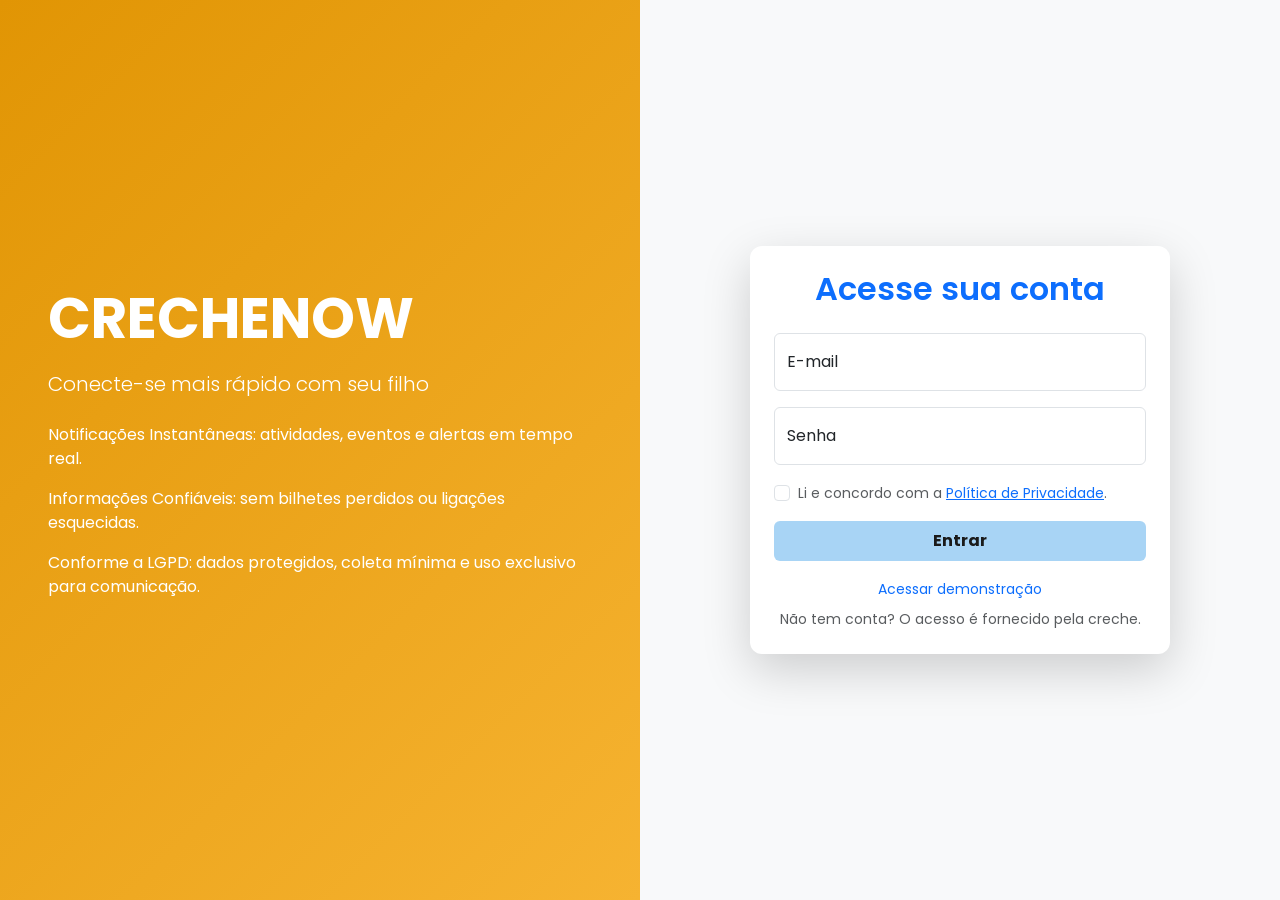
<file: index.html>
<!DOCTYPE html>
<html lang="pt-BR">
<head>
  <meta charset="UTF-8">
  <meta name="viewport" content="width=device-width, initial-scale=1.0">
  <title>CrecheNow - Login</title>
  <meta name="theme-color" content="#2a66b4">
  <meta name="description" content="Agenda eletrônica segura para comunicação entre creches e responsáveis.">
  <link rel="manifest" href="manifest.json">
  <link href="https://cdn.jsdelivr.net/npm/bootstrap@5.3.2/dist/css/bootstrap.min.css" rel="stylesheet">
  <link rel="stylesheet" href="assets/css/main.css">
  <link rel="stylesheet" href="assets/css/components.css">
  <link rel="icon" href="assets/img/favicon.ico" type="image/x-icon">
</head>
<body class="bg-light" data-role="guest">
  <div class="container-fluid p-0">
    <div class="row g-0 min-vh-100">
      <div class="col-lg-6 d-none d-lg-flex flex-column justify-content-center px-5 text-white position-relative" style="background: linear-gradient(135deg, #e19504, #f6b331);">
        <div class="position-relative z-1">
          <h1 class="display-4 fw-bold mb-3">CRECHENOW</h1>
          <p class="lead mb-4">Conecte-se mais rápido com seu filho</p>
          <ul class="list-unstyled mt-4">
            <li class="mb-3">Notificações Instantâneas: atividades, eventos e alertas em tempo real.</li>
            <li class="mb-3">Informações Confiáveis: sem bilhetes perdidos ou ligações esquecidas.</li>
            <li>Conforme a LGPD: dados protegidos, coleta mínima e uso exclusivo para comunicação.</li>
          </ul>
        </div>
      </div>
      <div class="col-lg-6 d-flex align-items-center justify-content-center py-5 px-3">
        <div class="card shadow-lg border-0 w-100" style="max-width: 420px;">
          <div class="card-body p-4">
            <h2 class="text-center mb-4 fw-semibold text-primary">Acesse sua conta</h2>
            <form id="loginForm" class="needs-validation" novalidate>
              <div class="form-floating mb-3">
                <input type="email" class="form-control" id="email" placeholder="nome@exemplo.com" required>
                <label for="email">E-mail</label>
                <div class="invalid-feedback">Insira um e-mail válido.</div>
              </div>
              <div class="form-floating mb-3">
                <input type="password" class="form-control" id="senha" placeholder="Senha" required minlength="6">
                <label for="senha">Senha</label>
                <div class="invalid-feedback">Senha deve ter no mínimo 6 caracteres.</div>
              </div>
              <div class="form-check mb-3">
                <input class="form-check-input" type="checkbox" id="lgpdConsent" required>
                <label class="form-check-label small text-muted" for="lgpdConsent">
                  Li e concordo com a <a href="#" data-bs-toggle="modal" data-bs-target="#lgpdModal">Política de Privacidade</a>.
                </label>
              </div>
              <button type="submit" class="btn btn-primary w-100 py-2 fw-bold">Entrar</button>
            </form>
            <div class="text-center mt-3">
              <a href="#" class="text-decoration-none small" id="demoAccess">Acessar demonstração</a>
              <p class="text-muted small mt-2 mb-0">Não tem conta? O acesso é fornecido pela creche.</p>
            </div>
          </div>
        </div>
      </div>
    </div>
  </div>

  <div class="modal fade" id="lgpdModal" tabindex="-1" aria-hidden="true">
    <div class="modal-dialog modal-dialog-centered">
      <div class="modal-content">
        <div class="modal-header">
          <h5 class="modal-title">Política de Privacidade (LGPD)</h5>
          <button type="button" class="btn-close" data-bs-dismiss="modal"></button>
        </div>
        <div class="modal-body small text-muted">
          <p>Coletamos apenas e-mail, nome do responsável e vínculo institucional. Seus dados são utilizados exclusivamente para notificações pedagógicas/saúde e podem ser excluídos a qualquer momento via contato com a creche.</p>
          <p>A sessão expira após 12 horas sem uso. Você pode exportar seus dados pelo painel.</p>
        </div>
      </div>
    </div>
  </div>

  <div id="toast-container" class="toast-container position-fixed bottom-0 end-0 p-3"></div>
  <script src="https://cdn.jsdelivr.net/npm/bootstrap@5.3.2/dist/js/bootstrap.bundle.min.js"></script>
  <script src="assets/js/core.js" defer></script>
  <script src="assets/js/storage.js" defer></script>
  <script src="assets/js/auth.js" defer></script>
  <script src="assets/js/notifications.js" defer></script>
  <script src="assets/js/app.js" defer></script>
</body>
</html>
</file>
<file: assets/css/main.css>
@import url('https://fonts.googleapis.com/css2?family=Poppins:wght@300;400;500;600;700&display=swap');

:root {
  --brand: #2a66b4; --brand-2: #1d9caa; --ok: #37af65;
  --warn: #e19504; --bad: #dc3545; --bg: #f8f9fa;
  --navbar-height: 56px;
}
body[data-role="parent"]    { --hud-a: var(--ok);      --hud-b: var(--brand);  --hud-c: var(--warn); }
body[data-role="teacher"]   { --hud-a: var(--brand-2); --hud-b: var(--brand);  --hud-c: var(--ok);   }
body[data-role="secretary"] { --hud-a: var(--brand);   --hud-b: var(--ok);     --hud-c: var(--warn); }
body:not([data-role])       { --hud-a: var(--warn);    --hud-b: var(--brand);  --hud-c: var(--ok);   }

.hud-a { background: var(--hud-a) !important; color: #fff !important; }
.hud-b { background: var(--hud-b) !important; color: #fff !important; }
.hud-c { background: var(--hud-c) !important; color: #fff !important; }
.hud-btn-a { background: var(--hud-a); border-color: var(--hud-a); color: #fff; }
.hud-btn-a:hover { filter: brightness(.92); color: #fff; }
.hud-border-a { border-left: 4px solid var(--hud-a); }

* { box-sizing: border-box; }
body { font-family: 'Poppins', system-ui, sans-serif; overflow: hidden; height: 100vh; margin: 0; background: var(--bg); }

.dashboard-main { height: calc(100vh - var(--navbar-height)); padding: .75rem 1rem 1rem; overflow: hidden; }
.dashboard-row { height: 100%; display: flex; flex-wrap: nowrap; gap: 1rem; margin: 0; }
.side-column, .center-column { height: 100%; display: flex; flex-direction: column; gap: .75rem; min-width: 0; }
.side-column { flex: 1; } .center-column { flex: 2; }
.side-column > .card, .center-column > .card { display: flex; flex-direction: column; border-radius: .75rem; overflow: hidden; margin-bottom: 0; }
.side-column > .card { flex: 1; min-height: 0; }
.card-body { flex: 1; overflow-y: auto; padding: .75rem; min-height: 0; }
.card-body::-webkit-scrollbar { width: 6px; } .card-body::-webkit-scrollbar-thumb { background: #cbd5e1; border-radius: 3px; }
.card { border-radius: .75rem; } .navbar { height: var(--navbar-height); }

.cal-preview-card { flex-shrink: 0; cursor: pointer; transition: box-shadow .2s; }
.cal-preview-card:hover { box-shadow: 0 4px 10px rgba(0,0,0,.1) !important; }
.cal-chips { display: grid; grid-template-columns: repeat(6, 1fr); gap: .4rem; }
.cal-chip { border: 1px solid #e0e0e0; border-radius: .5rem; padding: .3rem .2rem; text-align: center; font-size: .72rem; background: #fff; }
.cal-chip.off { background: #f1f3f5; color: #999; }
.cal-chip .chip-day { font-weight: 600; } .cal-chip .chip-icon { font-size: 1.1rem; }
.cal-chip .chip-dot { width: 6px; height: 6px; border-radius: 50%; display: inline-block; background: var(--hud-c); }

.notice-card-fixed { height: 170px; flex-shrink: 0; }
.routine-card-fixed { height: 210px !important; flex-shrink: 0; }
.routine-card-fixed .card-body { overflow-y: auto; cursor: pointer; position: relative; }
.routine-card-fixed .click-hint { position: absolute; bottom: .5rem; right: .75rem; font-size: .7rem; color: #999; font-style: italic; }

#teacherCenterContent { flex: 1; min-height: 0; display: flex; flex-direction: column; }
#teacherCenterContent .teacher-view { flex: 1; min-height: 0; flex-direction: column; }

.agenda-card, .cardapio-item { min-height: 56px; display: flex; align-items: center; padding: .6rem .75rem !important; margin-bottom: .4rem; background: #fff; border-radius: .5rem; box-shadow: 0 2px 4px rgba(0,0,0,.05); transition: transform .2s; }
.agenda-card:hover, .cardapio-item:hover { transform: translateX(4px); }
.agenda-card { border-left: 4px solid var(--hud-b); } .cardapio-item { border-left: 4px solid var(--hud-a); }
.agenda-card.no-school, .cardapio-item.no-school { opacity: .6; background: #f1f3f5; }
.agenda-card.empty, .cardapio-item.empty { opacity: .75; }

.inbox-badge { display: none; position: absolute; top: -4px; right: -4px; background: var(--bad); color: #fff; font-size: .65rem; padding: 2px 6px; border-radius: 10px; font-weight: bold; }
.btn-primary { --bs-btn-bg: var(--hud-b); --bs-btn-border-color: var(--hud-b); }

#loginForm .btn-primary {
  background-color: #a8d4f5 !important;
  border-color: #a8d4f5 !important;
  color: #1a1a1a !important;
  transition: all 0.3s ease;
}
#loginForm .btn-primary:hover {
  background-color: #2a66b4 !important;
  border-color: #2a66b4 !important;
  color: #fff !important;
}

.mobile-switcher { display: none; }
@media (max-width: 991px) {
  body { overflow: auto; height: auto; } .dashboard-main { height: auto; overflow: visible; padding: 0 0 1rem; }
  .mobile-switcher { display: flex; gap: .4rem; overflow-x: auto; padding: .6rem 1rem; background: var(--bg); position: sticky; top: 0; z-index: 1020; border-bottom: 1px solid #e3e6e9; margin-bottom: .75rem; }
  .mobile-switch-btn { border-radius: 2rem; white-space: nowrap; }
  .mobile-switch-btn.active { background: var(--hud-b); border-color: var(--hud-b); color: #fff; }
  .dashboard-row { flex-direction: column; height: auto; padding: 0 1rem; }
  .dashboard-row > * { display: none; height: auto !important; flex: none !important; width: 100%; }
  .dashboard-row > .mobile-active { display: flex; }
  .side-column > .card, .center-column > .card { max-height: 75vh; }
  .routine-card-fixed, .notice-card-fixed { height: auto !important; }
}
@media (prefers-reduced-motion: reduce) { * { transition: none !important; animation: none !important; } }
*:focus-visible { outline: 2px solid var(--hud-b); outline-offset: 2px; }
</file>
<file: assets/css/components.css>
/* Carrossel dos Comunicados */
.notifications-carousel-wrapper { position: relative; height: 100%; min-height: 120px; overflow: hidden; border-radius: 0 0 .75rem .75rem; flex: 1; }
.notifications-carousel-wrapper .carousel-inner, .notifications-carousel-wrapper .carousel-item { height: 100%; }
.notify-card { height: 100%; border-left: 4px solid transparent; display: flex; flex-direction: column; justify-content: center; padding: .8rem 1.1rem; }
.notify-card h5 { font-size: 1rem !important; } .notify-card .notify-body { font-size: .85rem !important; }
.notify-card.unread { background: linear-gradient(135deg, #fff9e6, #fff); border-left-color: var(--hud-c); }
.notify-card[data-type="Eventos"] { border-left-color: var(--ok); }
.notify-card[data-type="Avisos"] { border-left-color: var(--brand); }
.notify-card[data-type="Bilhetes"] { border-left-color: var(--bad); }
.response-zone { border-top: 1px dashed #ddd; padding-top: .4rem; }
.carousel-control-prev, .carousel-control-next { width: 44px; opacity: 0; transition: opacity .25s; }
.notifications-carousel-wrapper:hover .carousel-control-prev, .notifications-carousel-wrapper:hover .carousel-control-next { opacity: .45; }
.cn-arrow { font-size: 2.2rem; color: #333; background: none; border: none; }

/* Mensagens */
.message-item { padding: .75rem; border-radius: .5rem; margin-bottom: .5rem; border-left: 4px solid #ccc; background: #fff; }
.message-item.unread { border-left-color: var(--hud-c); background: #fffbe6; }
.message-item.sent { border-left-color: var(--hud-b); background: #f0f7ff; }
.message-item .msg-header { display: flex; justify-content: space-between; font-size: .8rem; color: #666; margin-bottom: .25rem; }
.message-item .msg-body { font-size: .9rem; }
.thread-bubble { background: #f1f3f5; border-radius: .75rem; padding: .5rem .75rem; margin-bottom: .5rem; font-size: .9rem; margin-right: 2rem; }
.thread-bubble.mine { background: #e8f0fe; margin-right: 0; margin-left: 2rem; }

/* Rotina */
.routine-grid { display: grid; grid-template-columns: 1fr 1fr; gap: .5rem 1rem; }
.routine-item { display: flex; align-items: center; gap: .5rem; font-size: .9rem; }
.routine-comment { margin-top: 1rem; padding: .75rem; background: #f8f9fa; border-left: 3px solid var(--hud-b); border-radius: .25rem; font-style: italic; color: #555; }
.absent-message { display: flex; align-items: center; justify-content: center; height: 100%; color: var(--bad); font-weight: 500; }

/* Modais */
.modal-overlay { position: fixed; inset: 0; background: rgba(0,0,0,.6); backdrop-filter: blur(3px); z-index: 1050; display: flex; align-items: center; justify-content: center; padding: 1rem; opacity: 0; pointer-events: none; transition: opacity .3s; }
.modal-overlay.active { opacity: 1; pointer-events: auto; }
.modal-overlay .modal-box { background: #fff; border-radius: 1rem; max-width: 600px; width: 100%; max-height: 85vh; overflow-y: auto; padding: 2rem; position: relative; }
.modal-overlay .modal-close { position: absolute; top: 1rem; right: 1rem; background: none; border: none; font-size: 1.5rem; cursor: pointer; color: #666; width: 32px; height: 32px; border-radius: 50%; }
.modal-overlay .modal-close:hover { background: #f0f0f0; }

/* Calendário Expandido */
.calendar-modal .modal-box { max-width: 95vw; width: 95vw; max-height: 92vh; padding: 1.25rem; overflow: hidden; }
.calendar-grid { display: grid; grid-template-columns: repeat(7, 1fr); gap: 4px; padding-right: 2px; }
.calendar-cell { border: 1px solid #e0e0e0; border-radius: 6px; padding: 4px; min-height: 96px; font-size: .7rem; background: #fff; overflow: hidden; }
.calendar-cell.no-school { background: #f1f3f5; } .calendar-cell.has-content { background: #e8f0fe; }
.calendar-cell .cell-header { display: flex; justify-content: space-between; border-bottom: 1px solid #eee; padding-bottom: 2px; margin-bottom: 2px; }
.calendar-cell .cell-item { padding: 1px 3px; margin-top: 2px; border-radius: 3px; white-space: nowrap; overflow: hidden; text-overflow: ellipsis; font-size: .65rem; }
.calendar-cell .cell-item.agenda { background: #d1e7dd; } .calendar-cell .cell-item.cardapio { background: #fff3cd; }
.calendar-cell .cell-item.event { background: #e8f0fe; } .calendar-cell .cell-item.no-school { background: #e2e3e5; color: #41464b; }
.cal-mode-btn.active { background: var(--hud-b) !important; color: #fff !important; border-color: var(--hud-b) !important; }
.year-mini { display: grid; grid-template-columns: repeat(7, 1fr); gap: 2px; }
.year-mini .mini-cell { padding: 2px; text-align: center; border-radius: 3px; font-size: .65rem; cursor: pointer; }
.year-mini .mini-cell.on { background: #d1e7dd; } .year-mini .mini-cell.off { background: #f8d7da; }

/* Editores */
.editor-item { display: flex; gap: .5rem; margin-bottom: .5rem; align-items: center; padding: .5rem; background: #f8f9fa; border-radius: .5rem; }
.editor-item input, .editor-item select { font-size: .85rem; }
.editor-item .btn-remove { padding: .25rem .5rem; font-size: .75rem; }
.editor-item.disabled-row { opacity: .55; }
.agenda-icon-btn { cursor: pointer; padding: 4px 8px; border-radius: 6px; } .agenda-icon-btn:hover { background: #e0e0e0; }
.icon-picker { display: grid; grid-template-columns: repeat(6, 1fr); gap: .5rem; margin: .5rem 0; padding: .5rem; background: #f8f9fa; border-radius: .5rem; }
.icon-picker .icon-option { aspect-ratio: 1; display: flex; align-items: center; justify-content: center; font-size: 1.5rem; border: 2px solid #e0e0e0; border-radius: .5rem; cursor: pointer; background: #fff; }
.icon-picker .icon-option.selected { border-color: var(--hud-a); background: #e8f5ec; }
.suggest-chip { display: flex; align-items: center; gap: .35rem; background: #e8f5ec; border: 1px solid #bcd9c6; border-radius: .5rem; padding: .3rem .5rem; font-size: .8rem; margin-top: .3rem; }
.allergy-alert { background: #fff3cd; border-left: 4px solid var(--hud-c); padding: .4rem .6rem; border-radius: .375rem; margin-top: .35rem; }

/* Tutorial */
.tutorial-steps { display: flex; gap: .4rem; justify-content: center; margin-bottom: 1rem; }
.tutorial-steps span { width: 10px; height: 10px; border-radius: 50%; background: #ddd; }
.tutorial-steps span.on { background: var(--hud-b); }

@media (max-width: 768px) {
  .routine-grid { grid-template-columns: 1fr; } .icon-picker { grid-template-columns: repeat(4, 1fr); }
  .calendar-grid { grid-template-columns: repeat(5, 1fr); } .calendar-cell { min-height: 72px; }
  .modal-overlay .modal-box { max-height: 90vh; padding: 1.5rem; }
  .cal-chips { grid-template-columns: repeat(3, 1fr); }
}
</file>
